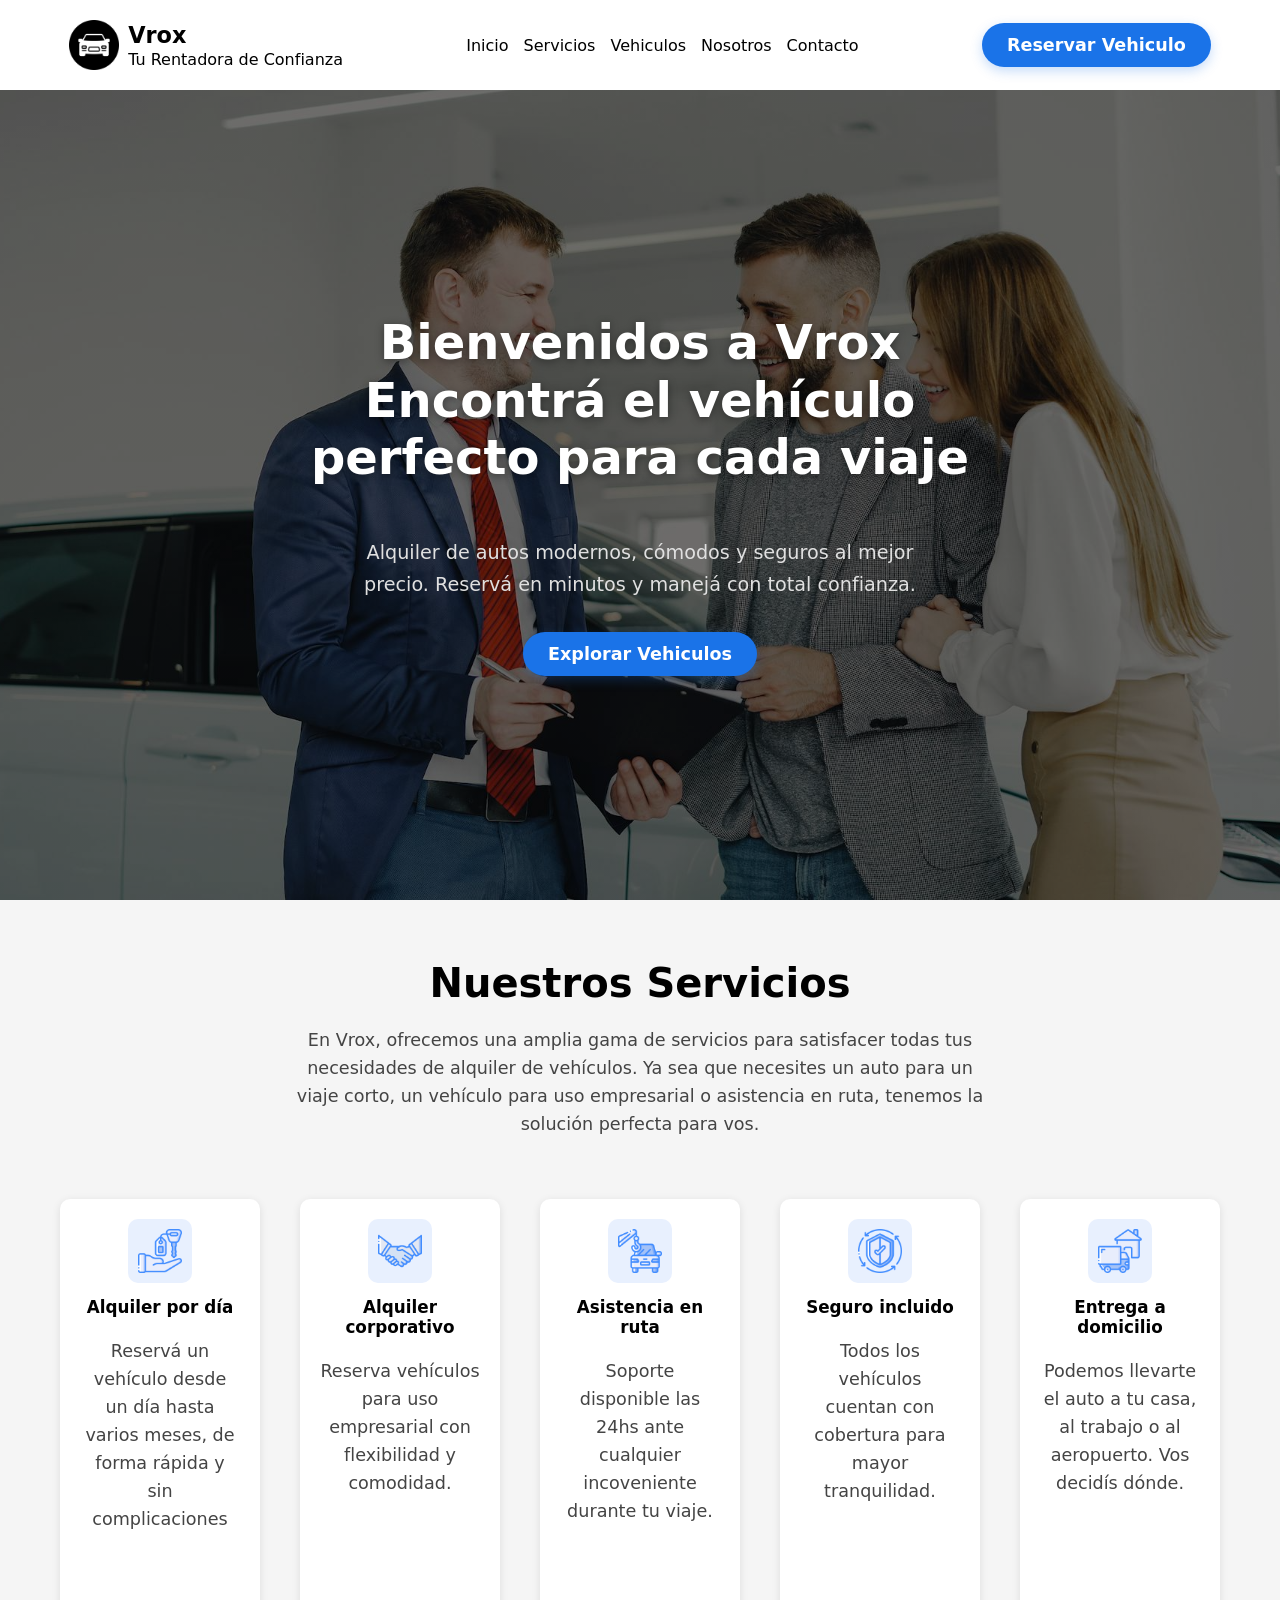
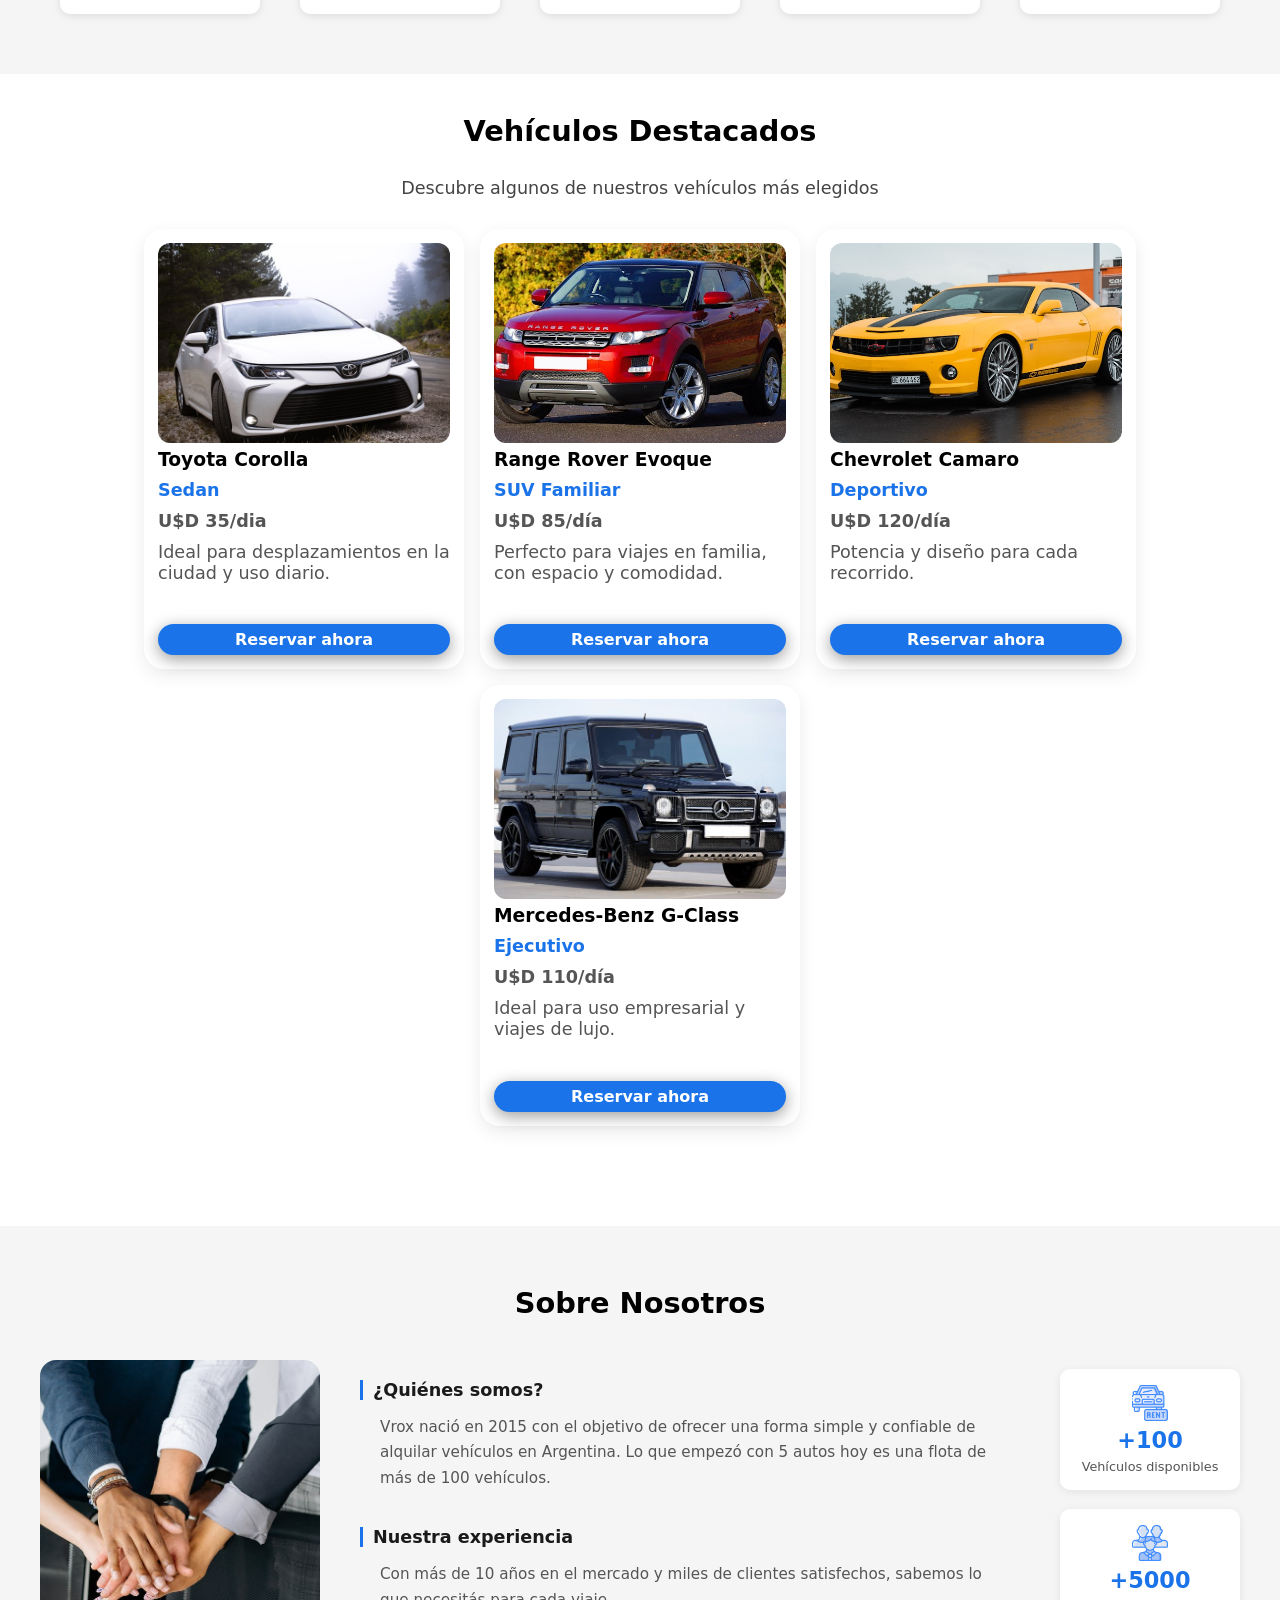
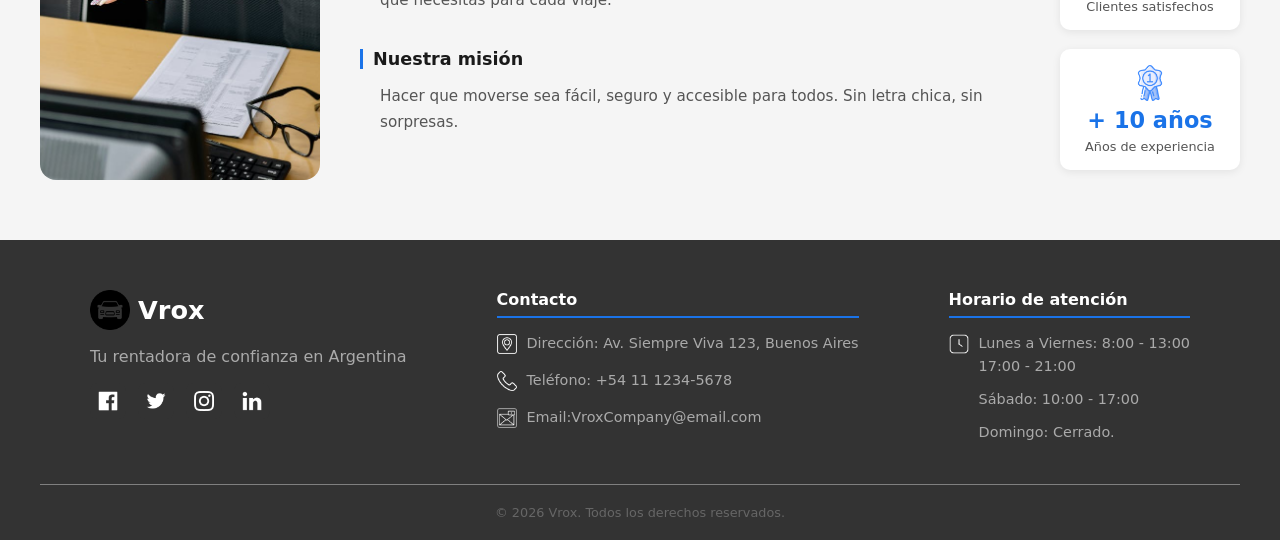
<file: Proyecto.alquiler.vehiculos/index.html>
<!doctype html>
<html lang="es">
  <head>
    <meta charset="UTF-8" />
    <meta name="viewport" content="width=device-width, initial-scale=1.0" />
    <title>Vrox</title>
    <link rel="stylesheet" href="es.css" />
      <link rel="shortcut icon" href="./public/coche.png" type="image/png">
  </head>
  <body>
    <header>

      <a href="#" class="logo">
        <img src="./public/coche.png" alt="Logo de Vrox" />
        <div class="logo-text">
          <h2 class="titulo">Vrox</h2>
          <p class="subtitulo">Tu Rentadora de Confianza</p>
        </div>
      </a>

      <nav>
        <a href="#hero" class="nav-link">Inicio</a>
        <a href="#nuestros-servicios" class="nav-link">Servicios</a>
        <a href="#nuestros-vehiculos" class="nav-link">Vehiculos</a>
        <a href="#nosotros" class="nav-link">Nosotros</a>
        <a href="#contacto" class="nav-link">Contacto</a>
      </nav>

      <a href="Reservas.html" class="boton-reserva">Reservar Vehiculo</a>
    </header>
<main>
  <section id="main-content">
  <section id="hero">
      <h1>Bienvenidos a Vrox <br>Encontrá el vehículo perfecto para cada viaje</h1>
      <p>Alquiler de autos modernos, cómodos y seguros al mejor precio. Reservá en minutos y manejá con total confianza.</p>
      <!--<button>Explorar Vehículos</button>-->
      <a href="#nuestros-vehiculos" class="boton-reserva">Explorar Vehiculos</a>
    </section>

    <section id="nuestros-servicios">
      <h2>Nuestros Servicios</h2>
      <p>En Vrox, ofrecemos una amplia gama de servicios para satisfacer todas tus necesidades de alquiler de vehículos. Ya sea que necesites un auto para un viaje corto, un vehículo para uso empresarial o asistencia en ruta, tenemos la solución perfecta para vos.</p>

      <div class="servicios-container">
        <div class="servicio">
          <img src="./public/icono.alquiler.png" alt="Servicio de Alquiler por día" class="servicio-icono"/>
          <h3>Alquiler por día</h3>
          <p>Reservá un vehículo desde un día hasta varios meses, de forma rápida y sin complicaciones</p>
        </div>
        <div class="servicio">
          <img src="./public/icono.corporativo.png" alt="Servicio de Alquiler corporativo" class="servicio-icono"/>
          <h3>Alquiler corporativo</h3>
          <p>Reserva vehículos para uso empresarial con flexibilidad y comodidad.</p>
        </div>
        <div class="servicio">
          <img src="./public/icono.ruta.png" alt="Servicio de Asistencia en ruta" class="servicio-icono"/>
          <h3>Asistencia en ruta</h3>
          <p>Soporte disponible las 24hs ante cualquier incoveniente durante tu viaje.</p>
        </div>
          <div class="servicio">
            <img src="./public/icono.seguro.png" alt="Servicio de Seguro incluido" class="servicio-icono"/>
            <h3>Seguro incluido</h3>
            <p>Todos los vehículos cuentan con cobertura para mayor tranquilidad.</p>
          </div>
          <div class="servicio">
            <img src="./public/icono.envio.domicilio.png" alt="Servicio de Entrega a domicilio" class="servicio-icono"/>
            <h3>Entrega a domicilio</h3>
            <p>Podemos llevarte el auto a tu casa, al trabajo o al aeropuerto. Vos decidís dónde.</p>
          </div>
      </div>


  </section>

  <section id="nuestros-vehiculos">
    <h2>Vehículos Destacados</h2>
    <p>Descubre algunos de nuestros vehículos más elegidos</p>

    <div class="vehiculos-container">
      <article class="vehiculo">
        <img src="./public/Toyota.Corolla.jpg" alt="Toyota Corolla" class="vehiculo-imagen"/>
        <h3>Toyota Corolla</h3>
        <p class="tipo">Sedan</p>
        <p class="precio">U$D 35/dia</p>
        <p>Ideal para desplazamientos en la ciudad y uso diario.</p>
        <a href="Reservas.html" class="boton-reserva">Reservar ahora</a>
      </article>
      <article class="vehiculo">
        <img src="./public/Suv.familiar.jpg" alt="SUV familiar" class="vehiculo-imagen"/>
        <h3>Range Rover Evoque</h3>
        <p class="tipo">SUV Familiar</p>
        <p class="precio">U$D 85/día</p>
        <p>Perfecto para viajes en familia, con espacio y comodidad.</p>
        <a href="Reservas.html" class="boton-reserva">Reservar ahora</a>
      </article>
      <article class="vehiculo">
        <img src="./public/Deportivo.jpg" alt="Auto deportivo" class="vehiculo-imagen"/>
        <h3>Chevrolet Camaro</h3>
        <p class="tipo">Deportivo</p>
        <p class="precio">U$D 120/día</p>
        <p>Potencia y diseño para cada recorrido.</p>
        <a href="Reservas.html" class="boton-reserva">Reservar ahora</a>
      </article>
      <article class="vehiculo">
        <img src="./public/Suv.premium.jpg" alt="Auto ejecutivo" class="vehiculo-imagen"/>
        <h3>Mercedes-Benz G-Class</h3>
        <p class="tipo">Ejecutivo</p>
        <p class="precio">U$D 110/día</p>
        <p>Ideal para uso empresarial y viajes de lujo.</p>
        <a href="Reservas.html" class="boton-reserva">Reservar ahora</a>
      </article>
    </div>
  </section>

  <section id="nosotros">
  <h2>Sobre Nosotros</h2>

  <div class="nosotros-container">

    <img src="./public/Sobre.nosotros.1.jpg" alt="Equipo de Vrox" class="nosotros-img"/>

    <div class="nosotros-texto">

      <h3>¿Quiénes somos?</h3>
      <p>Vrox nació en 2015 con el objetivo de ofrecer una forma simple y confiable de alquilar vehículos en Argentina. Lo que empezó con 5 autos hoy es una flota de más de 100 vehículos.</p>

      <h3>Nuestra experiencia</h3>
      <p>Con más de 10 años en el mercado y miles de clientes satisfechos, sabemos lo que necesitás para cada viaje.</p>

      <h3>Nuestra misión</h3>
      <p>Hacer que moverse sea fácil, seguro y accesible para todos. Sin letra chica, sin sorpresas.</p>
       </div>
      
      <div class="nosotros-stats">
      <div class="stat">
        <img src="./public/icono.coches.png" alt="Icono de vehículos" class="stat-icono"/>
      <h3>+100</h3>
      <p>Vehículos disponibles</p>
      </div>
  
      <div class="stat">
        <img src="./public/personas.png" alt="Icono de clientes" class="stat-icono"/>
      <h3>+5000</h3>
      <p>Clientes satisfechos</p>
      </div>

      <div class="stat">
        <img src="./public/medalla.png" alt="Icono de años" class="stat-icono"/>
        <h3>+ 10 años</h3>
        <p>Años de experiencia</p>
      </div>
      </div>
  </div>
</section>
</main>

<footer>
  <section id="contacto">
  <div class="footer-container">
    <div class="footer-col">
      <div class="footer-logo">
      <img src="./public/coche.png" alt="Logo de Vrox" class="footer-logo-img"/>
      <h3>Vrox</h3>
    </div>
    <p>Tu rentadora de confianza en Argentina</p>

    <div class="footer-redes">
      <a href="#"><img src="./public/facebook.png" alt="Facebook" /></a>
      <a href="#"><img src="./public/twitter.png" alt="Twitter" /></a>
      <a href="#"><img src="./public/instagram.png" alt="Instagram" /></a>
      <a href="#"><img src="./public/linkedin.png" alt="LinkedIn" /></a>
    </div>
  </div>

  <div class="footer-col">
   <h4>Contacto</h4>

   <div class="footer-items">
   <img src="./public/ubicacion.png" alt="Icono de ubicación"/>
    <p>Dirección: Av. Siempre Viva 123, Buenos Aires</p>
  </div>

    <div class="footer-items">
      <img src="./public/telefono.png" alt="Icono de teléfono"/>
    <p>Teléfono: +54 11 1234-5678</p>
  </div>

  <div class="footer-items">
    <img src="./public/correo.electronico.png" alt="Icono de email"/>
    <p>Email:VroxCompany@email.com</p>
  </div>
  </div>

  <div class="footer-col">
    <h4>Horario de atención</h4>
   
    <div class="footer-items">
      <img src="./public/hora.png" alt="Horarios"/>
      <div>
      <p>Lunes a Viernes: 8:00 - 13:00 <br>17:00 - 21:00</p>
      <p>Sábado: 10:00 - 17:00</p>
      <p>Domingo: Cerrado.</p>
      </div>
      </div>
    </div>

  </div>

    <div class="footer-bottom">
    <p>© 2026 Vrox. Todos los derechos reservados.</p>
    </div>
  </section>
</footer>

  </section>
  
  </body>
</html>
</file>
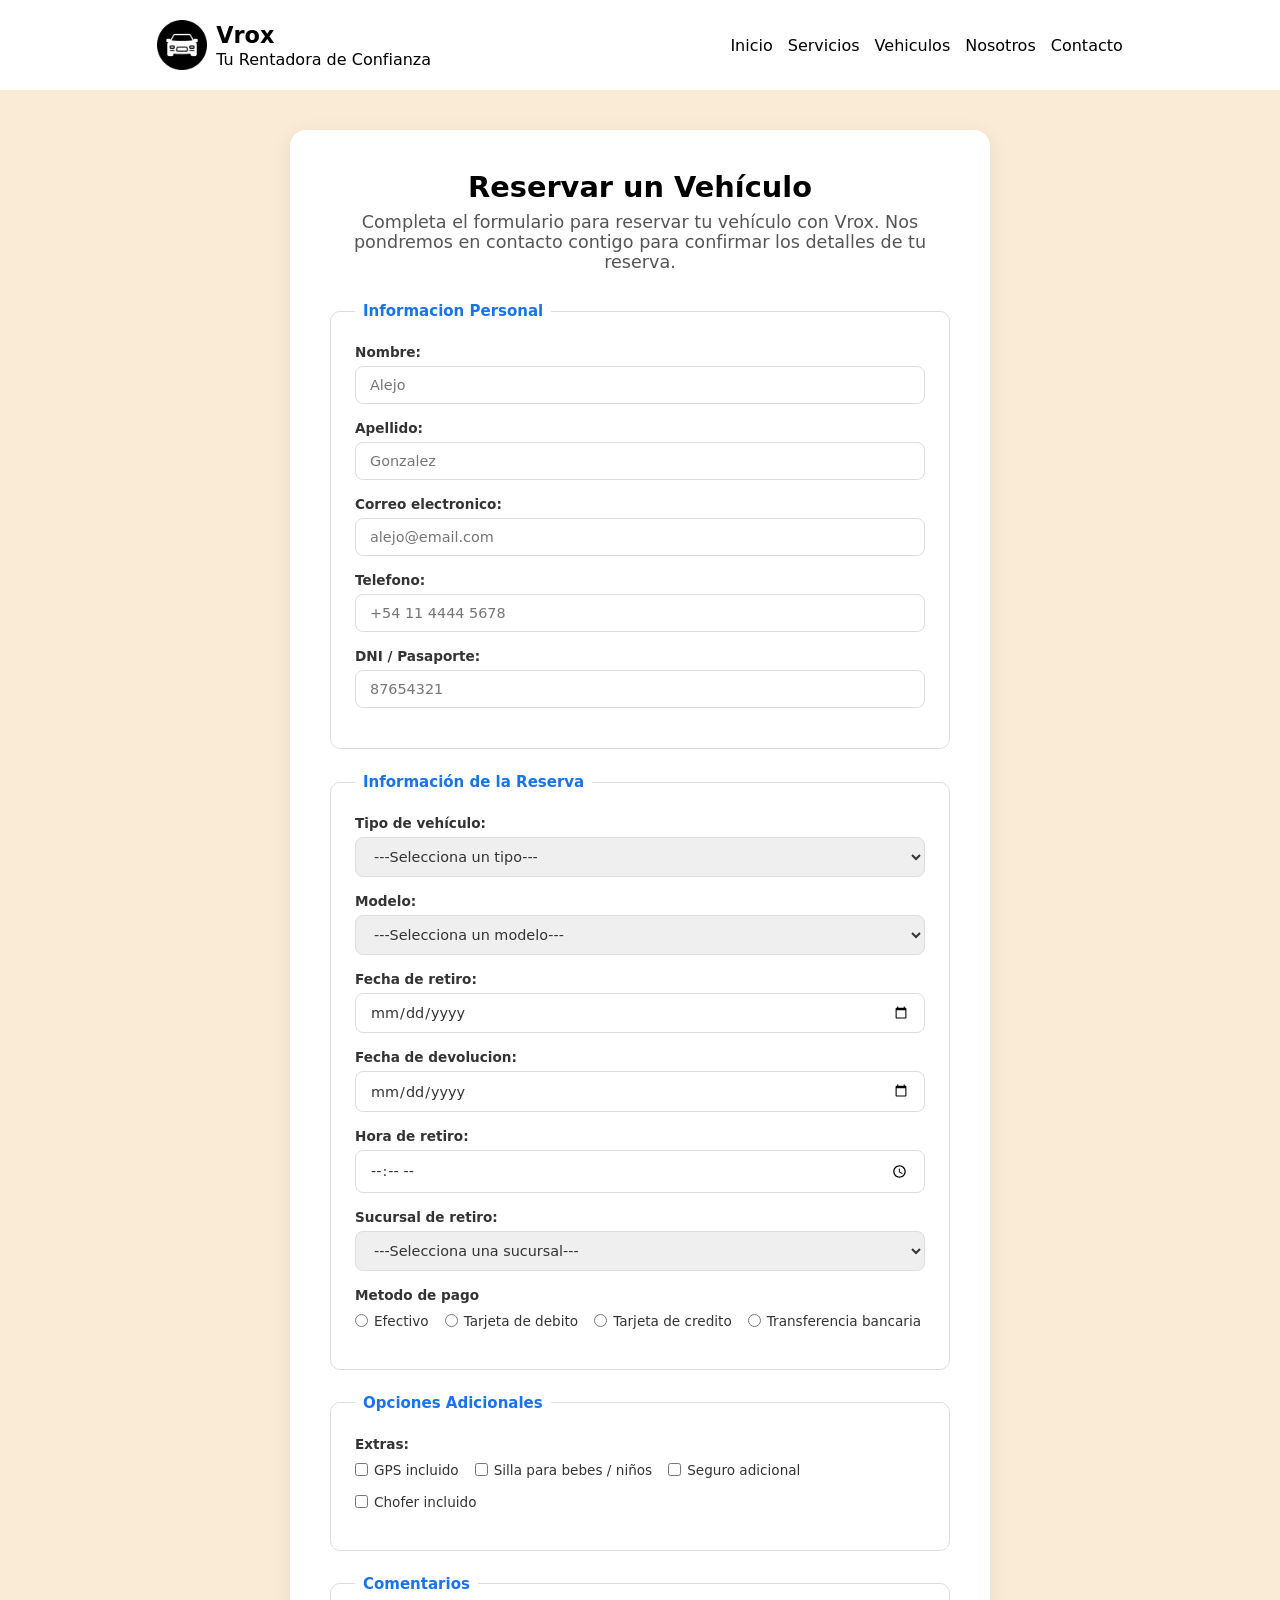
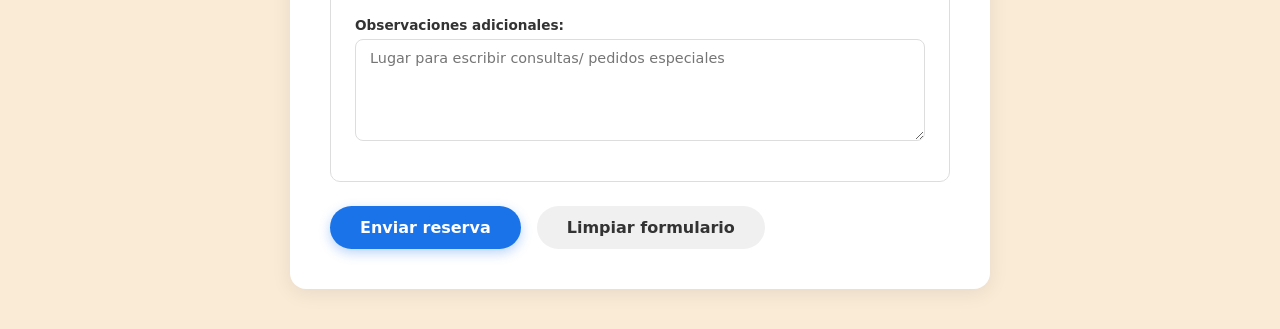
<file: Proyecto.alquiler.vehiculos/Reservas.html>
<!DOCTYPE html>
<html lang="es">
<head>
    <meta charset="UTF-8">
    <meta name="viewport" content="width=device-width, initial-scale=1.0">
    <title>Reservas - Vrox</title>
    <link rel="stylesheet" href="Reservas.css">
    <link rel="shortcut icon" href="./public/coche.png" type="image/png">
</head>
<body>

<header>

      <a href="index.html" class="logo">
        <img src="./public/coche.png" alt="Logo de Vrox" />
        <div class="logo-text">
          <h1 class="titulo">Vrox</h1>
          <p class="subtitulo">Tu Rentadora de Confianza</p>
        </div>
      </a>
        <nav>
            <a href="index.html">Inicio</a>
            <a href="index.html#nuestros-servicios">Servicios</a>
            <a href="index.html#nuestros-vehiculos">Vehiculos</a>
            <a href="index.html#nosotros">Nosotros</a>
            <a href="index.html#contacto">Contacto</a>
        </nav>
</header>

<main>
<div class="reserva-container">

    <h2>Reservar un Vehículo</h2>
    <p>Completa el formulario para reservar tu vehículo con Vrox. Nos pondremos en contacto contigo para confirmar los detalles de tu reserva.</p>
    
    <form action="#" method="post">

        
        <!-- seccion personal/ registro datos-->

        <fieldset>
            <legend>Informacion Personal</legend>

            <div class="form-grupo">
                <label for="nombre">Nombre:</label>
                <input type="text" id="nombre" name="nombre" placeholder="Alejo" required/>
            </div>

             <div class="form-grupo">
                <label for="apellido">Apellido:</label>
                <input type="text" id="apellido" name="apellido" placeholder="Gonzalez" required/>
            </div>

             <div class="form-grupo">
                <label for="email">Correo electronico:</label>
                <input type="email" id="email" name="email" placeholder="alejo@email.com" required/>
            </div>

             <div class="form-grupo">
                <label for="telefono">Telefono:</label>
                <input type="tel" id="telefono" name="telefono" placeholder="+54 11 4444 5678" required/>
            </div>

             <div class="form-grupo">
                <label for="dni">DNI / Pasaporte:</label>
                <input type="text" id="dni" name="dni" placeholder="87654321" required/>
            </div>
        </fieldset>


        <!-- infromacion de la reserva -->
        <fieldset>
        <legend >Información de la Reserva</legend>

        <div class="form-grupo">
            <label for="tipo-vehiculo">Tipo de vehículo:</label>
            <select id="tipo-vehiculo" name="tipo-vehiculo" required>
                <option value="">---Selecciona un tipo---</option>
                <option value="economico">Sedan</option>
                <option value="compacto">SUV</option>
                <option value="mediano">Deportivo</option>
                <option value="suv">Ejecutivo</option>
            </select>
        </div>

        <div class="form-grupo">
            <label for="modelo">Modelo:</label>
            <select id="modelo" name="modelo" required>
                <option value="">---Selecciona un modelo---</option>
                <option value="toyota-corolla">Toyota Corolla</option>
                <option value="range-rover-evoque">Range Rover Evoque</option>
                <option value="chevrolet-camaro">Chevrolet Camaro</option>
                <option value="mercedes-g-class">Mercedes-Benz G-Class</option>
            </select>
        </div>

          <div class="form-grupo">
            <label for="fecha-retiro">Fecha de retiro:</label>
            <input type="date" id="fecha-retiro" name="fecha-retiro" required/>
        </div>


        <div class="form-grupo">
            <label for="fecha-devolucion">Fecha de devolucion:</label>
            <input type="date" id="fecha-devolucion" name="fecha-devolucion" required/>
        </div>


        <div class="form-grupo">
            <label for="hora-retiro">Hora de retiro:</label>
            <input type="time" id="hora-retiro" name="hora-retiro" required/>
        </div>

        <div class="form-grupo">
            <label for="sucursal">Sucursal de retiro:</label>
            <select id="sucursal" name="sucursal" required>
                <option value="">---Selecciona una sucursal---</option>
                <option value="quilmes">Quilmes</option>
                <option value="flores">Flores</option>
                <option value="palermo">Palermo</option>
                <option value="caballito">Caballito</option>
            </select>
        </div>
        
        <!-- metodso de pago -->

    <div class="form-grupo">
        <label>Metodo de pago</label>
        <div class="radio-grupo">  
            <label>
                <input type="radio" name="pago" value="efectivo" required/>
                Efectivo
            </label>
            <label>
                <input type="radio" name="pago" value="debbito" />
                Tarjeta de debito
            </label>
            <label>
                <input type="radio" name="pago" value="credito" />
                Tarjeta de credito
            </label>
            <label>
                <input type="radio" name="pago" value="transferencia" />
                Transferencia bancaria
            </label>
        </div>
    </div>

        </fieldset>

        
        <!-- Opciones adiconales -->
         <fieldset>
            <legend>Opciones Adicionales</legend>

            <div class="form-grupo">
                <label>Extras:</label>
                <div class="checkbox-grupo">
                    <label>
                        <input type="checkbox" name="gps" value="si"/>
                        GPS incluido
                    </label>
                    <label>
                        <input type="checkbox" name="silla" value="si"/>
                        Silla para bebes / niños
                    </label>
                    <label>
                        <input type="checkbox" name="seguro" value="si"/>
                        Seguro adicional
                    </label>
                    <label>
                        <input type="checkbox" name="chofer" value="si"/>
                        Chofer incluido
                    </label>
                </div>
            </div>
         </fieldset>

         
        <!-- Comentarios -->
    
        <fieldset>
            <legend>Comentarios</legend>

            <div class="form-grupo">
                <label for="observaciones">Observaciones adicionales:</label>
                <textarea
                id="observaciones"
                name="observaciones"
                placeholder="Lugar para escribir consultas/ pedidos especiales"
                rows="5"
                ></textarea>
            </div>
        </fieldset>

        
        <!-- Botones-->
         <div class="form-botones">
            <button type="submit" class="btn-enviar">Enviar reserva</button>
            <button type="reset" class="btn-limpiar">Limpiar formulario</button>
        </div>

    </form>
</div>

</main>
</body>
</html>
</file>
<file: Proyecto.alquiler.vehiculos/es.css>
html{
    scroll-behavior: smooth;
    scroll-padding-top: 50px;
}

*{
    padding: 0;
    margin: 0;
    box-sizing: border-box;
    font-family: system-ui, -apple-system, BlinkMacSystemFont, 'Segoe UI', Roboto, Oxygen, Ubuntu, Cantarell, 'Open Sans', 'Helvetica Neue', sans-serif;
}

body {
    background-color: white;
    padding-top:90px;
}

header{
    background-color: white;
    display: flex;
    justify-content: space-around;
    align-items: center;
    flex-wrap: wrap;
    padding: 15px;
    gap: 15px;
    min-height: 90px;

    position:fixed;
    top: 0;
    left: 0;
    right: 0;
    z-index:100;
}

.logo{
    display: flex;
    align-items: center;
    gap: 4px;
    text-decoration: none;
}

.logo-text{
    display: flex;
    flex-direction: column;
    justify-content: center;
    gap: 2px;
}

.logo img{
    height: 50px;
    margin-right: 5px;

}


.logo .titulo{
    font-size: 1.4rem;
    color: black;
    margin: 0;
}

.subtitulo{
    margin: 0;
    font-size: 0.95rem;
    color: #ddd;
}
.texto-logo{
    display: flex;
    flex-direction: column;
}

.subtitulo{
    font-size: 1.0rem;
    color: black;
}

nav{
    display: flex;
    gap: 15px;
    flex-wrap: wrap;
    justify-content: center;
}

nav a{
    text-decoration: none;
    color:black;
}

nav a:hover{
    color: #ffd700;
}

.boton-reserva{
    background-color: #1a73e8;
    border: none;
    color: white;
    text-decoration: none;
    padding: 12px 25px;
    font-size: 1.1rem;
    font-weight: 700;
    border-radius: 999px;
    box-shadow: 0 4px 12px rgba(26, 115, 232, 0.25);
}

.boton-reserva:hover{
    background-color: #1558b0;
}



/*HERO SECTION */
#hero {
  /*crea un degradado entre colores*/
    background-image: linear-gradient(
        rgba(0, 0, 0, 0.55),
        rgba(0, 0, 0, 0.55)
    /*El degradado está antes de la url para que quede sobre la imagen*/
    ), url('./public/hero-banner.jpg');
    background-size: cover;  /*para cubrir todo el elemento*/
    background-position: center; /*para centrar la imagen*/
    background-repeat: no-repeat;/*para evitar que se repita*/


    display: flex;
    flex-direction: column;
    align-items: center;
    justify-content: center;
    text-align: center;
    min-height: 90vh;
    padding: 40px 20px;
    gap: 30px;
}

#hero h1 {
    font-size: 3rem;
    font-weight: 800;
    color: #ffffff;
    line-height: 1.2;
    max-width: 750px;
    text-shadow: 0 2px 8px rgba(0, 0, 0, 0.4);
}

#hero p {
    margin-top: 20px;
    font-size: 1.2rem;
    color: #e0e0e0;
    max-width: 560px;
    line-height: 1.7;
}

#hero boton-explorar {
    display: inline-block;
    text-decoration: none;
    margin-top:20px;
    background-color: #1a73e8;
    color: white;
    border: none;
    padding: 14px 36px;
    font-size: 1.1rem;
    font-weight: 700;
    border-radius: 999px;
    cursor: pointer;
    box-shadow: 0 4px 16px rgba(26, 115, 232, 0.4);
}

#hero button-explorar:hover {
    background-color: #1558b0;
}



#nuestros-servicios{
    padding:60px 20px;
    text-align: center;
    background-color: whitesmoke;
}

#nuestros-servicios h2{
    font-size: 2.5rem;
    margin-bottom: 10px;
}

#nuestros-servicios p{
    margin-left: auto;
    margin-top:20px;
    margin-bottom: 60px;
    margin-right: auto;
    max-width: 700px;
    line-height: 1.6;
    color: #444;
    font-size: 1.10rem;
}

#servicios{
    padding: 40px 20px;
    background-color: white;
}

#servicios h2{
    font-size: 1.8rem;
    margin-bottom: 30px;
}

.servicios-container{
    display:flex;
    flex-wrap: wrap;
    gap:40px;
    justify-content: center;
    align-items: stretch;
}

.servicio{
    background-color: white;
    border-radius:10px;
    padding:20px;
    width: 200px;
    box-shadow: 0 2px 8px rgba(0, 0, 0, 0.1);
    /* Hace que el movimiento y el cambio de sombra sean suaves en 180ms */
    transition: transform 180ms ease, box-shadow 180ms ease;
}

/* Aplica el mismo efecto cuando el cursor pasa por encima o cuando se toca la tarjeta */
.servicio:hover,
.servicio:active {
    transform: translateY(-9px);
    box-shadow: 0 10px 20px rgba(0, 0, 0, 0.15);
}

.servicio-icono{
    width:64px;
    height:64px;
    padding: 10px;
    background-color: #e8f0fe;
    border-radius:10px;
}


.servicio h3{
    font-size: 1.05rem;
    margin-top: 10px;
    margin-bottom: 8px;
}

.servicio p{
    font-size: 1rem;
    color: #444;
    line-height: 1.5;
}




#nuestros-vehiculos{
    margin: 60px auto;
    max-width: 100%;
    padding: 40px 40px;
    margin-top: 0;
}

#nuestros-vehiculos h2{
    font-size: 1.8rem;
    margin-bottom: 10px;
    text-align: center;
}

#nuestros-vehiculos p{
    margin-top: 10px;
    font-size: 1.1rem;
    line-height: 1.2;
}

#nuestros-vehiculos >p{
    margin-top: 30px;
     margin-bottom: 30px;
     text-align: center;
       color: #444;
}

.vehiculos-container{
    display: flex;
    flex-wrap: wrap;
    justify-content: center;
    gap: 16px;
    padding: 0px 16px;
}

.vehiculo{
    flex:1 1 300px;
    max-width: 320px;
    min-width: 200px;
    border-radius: 20px;
    padding: 14px;
    height: auto;
    box-shadow: 0 6px 18px rgba(0,0,0,0.08);
    transition: transform 180ms ease, box-shadow 180ms ease;
    text-align:left;
    background-color: white;
}


.vehiculo-imagen{
    width: 100%;
    height: 200px;
    object-fit: cover;
    border-radius: 12px;
    margin-bottom: 2px;
}

.vehiculo .tipo{
    font-weight: 600;
    color: #1a73e8;
    margin: 2px 0 1px;
}

.vehiculo .precio{
    color: #555;
    font-weight: 700;
    margin: 1px 0 3px;
}

.vehiculo p{
    color: #555;
    font-size: 0.95rem;
    line-height: 1.2;
    margin-top: 20px;
    margin-bottom: 20px;
}

.vehiculo .boton-reserva{
    display: inline-block;
    text-decoration: none;
    margin-top: 20px;
    background-color: #1a73e8;
    color: white;
    border: none;
    padding: 6px 12px;
    font-size: 1rem;
    font-weight: 600;
    border-radius: 600px;
    transition: all 0.8s ease;
    cursor: pointer;
    width: 100%;
    text-align: center;
    box-sizing: border-box;
    box-shadow: 0 4px 16px rgba(5, 5, 5, 0.4);
}

.vehiculo .boton-reserva:hover{
    transform: translateY(-3px);
    box-shadow: 0 10px 20px rgba(0,0,0,0.08);
}

#nosotros {
    padding: 60px 40px;
    background-color: whitesmoke;
}

#nosotros h2 {
    font-size: 1.8rem;
    text-align: center;
    margin-bottom: 40px;
}

.nosotros-container {
    display: flex;
    gap: 40px;
    align-items: stretch;
    max-width: 1200px;
    margin: 0 auto;
}

.nosotros-img {
    width: 280px;
    height: 420px;
    border-radius: 16px;
    object-fit: cover;
    flex-shrink: 0;
    margin: 0;
    padding: 0;
}

.nosotros-texto {
    display: flex;
    flex: 1;
    flex-direction: column;
    gap: 15px;
}

.nosotros-texto h3 {
    font-size: 1.1rem;
    color: #1a1a1a;
    padding-left: 10px;
    border-left: 3px solid #1a73e8;
    margin-top: 20px;
}

.nosotros-texto p {
    font-size: 0.95rem;
    color: #555;
    line-height: 1.7;
    margin-left: 20px;
}

.nosotros-stats {
    display: flex;
    flex-direction: column;
    justify-content: space-around;
    gap:0;
    flex-shrink: 0;
    width: 200px;
    margin-top: 0;
    padding-left: 20px;
}

.stat{
    background-color: white;
    border-radius: 10px;
    padding: 16px;
    text-align: center;
    box-shadow: 0 2px 8px rgba(0,0,0,0.08);
    display: flex;
    flex-direction: column;
    align-items: center;
    gap: 6px;
}

.stat-icono{
    width: 36px;
    height: 36px;
}

.stat h3{
    font-size: 1.4rem;
    color: #1a73e8;
    margin:0;
    border-left: none;/*no toma el estilo del h3 anterior*/
    padding-left: 0;
}

.stat p{
    font-size: 0.8rem;
    color: #555;
    margin:0;
}


footer{
    background-color: #333;
    color:white;
    padding: 50px 40px 20px;
}

.footer-container{
    display: flex;
    flex-wrap: wrap;
    gap:60px;
    max-width: 1100px;
    margin: 0 auto;
    justify-content: space-between;
}


.footer-col{
    display: flex;
    flex-direction: column;
    gap:14px;
    min-width: 200px;
}


.footer-logo{
    display: flex;
    align-items: center;
    gap:8px;
}

.footer-logo-img{
    width: 40px;
    height: 40px;
}

.footer-logo h3{
    font-size: 1.6rem;
    font-weight: 700;
    color:white;
    border-left: none; /*no toma el estilo del h3 de nosotros*/
    padding-left: 0;
}

.footer-col >p{
    font-size: 1rem;
    color: #aaa;
    line-height: 1.6;
}

/*Titulo de cada columna*/
.footer-col h4{
    font-size: 1rem;
    color:white;
    letter-spacing: normal;
    text-transform:none;
    border-bottom: 2px solid #1a73e8;
    padding-bottom: 7px;
}

/*cada item de icono*/
.footer-items{
    display: flex;
    gap:10px;
    align-items: flex-start;
}

.footer-items div{
    display: flex;
    flex-direction: column;
    gap: 10px;
}
.footer-items img{
    width: 20px;
    height: 20px;
    filter: invert(1); /*iconos en blanco*/
    flex-shrink: 0;
    margin-top: 2px;
}

.footer-items p{
    font-size: 0.9rem;
    color: #aaa;
    margin:0;
    line-height: 1.6;
}

.footer-redes{
    display: flex;
    gap:12px;
}

.footer-redes a{
    background-color: #333;
    border-radius: 8px;
    padding: 8px;
    display: flex;
    align-items: center;
    justify-content: center;
    transition: background-color 0.2s;
}

.footer-redes a:hover{
    background-color: #1a73e8;
}

.footer-redes img{
    width:20px;
    height:20px;
    filter: invert(1);
}

/*linea y copyritgh*/
.footer-bottom{
text-align: center;
margin-top: 40px;
padding-top: 20px;
border-top: 1px solid gray;
}

.footer-bottom p{
    font-size: 0.8rem;
    color: #666;
}

/*TABLET*/
@media (max-width: 900px) {
    .vehiculo {
         flex: 1 1 45%; max-width: 48%;
        }
    #hero h1 {
        font-size: 2rem;
     }
    .nosotros-container {
        flex-direction: column;
        align-items: stretch;
    }
    .nosotros-img {
        width: 100%; height: 260px;
    }
    .nosotros-stats {
        flex-direction: row;
        flex-wrap: wrap;
        justify-content: center;
        width: 100%;
        padding-left: 0;
        gap: 20px;
    }
    .stat {
        flex: 1 1 140px;
        min-width: 120px;
     }
}


/*CELULARES*/
@media (max-width: 560px) {
    html{
        scroll-padding-top: 240px;
    }
    body{
        padding-top: 240px;
    }

    header {
        flex-direction: column;
        align-items: flex-start;
         padding: 10px 15px;
         }
    .logo {
        gap: 2px;
     }
    nav {
         width: 100%;
         flex-direction: column;
         gap: 10px;
          align-items:stretch;
         }
    nav a {
        text-align: center;
         width: 100%;
         }
    .boton-reserva {
        width: 100%;
         text-align: center;
        }


    #hero {
         min-height: 70vh;
         padding: 30px 16px;
        }
    #hero h1 {
        font-size: 1.4rem;
    }


    .servicio {
        width: 100%;
     }


    .vehiculo {
        flex: 1 1 100%;
        max-width: 100%;
     }
    .vehiculo-imagen {
        height: 140px;
    }
    .vehiculo p {
         font-size: 0.95rem;
         line-height: 1.2;
         }
    .vehiculo .boton.reserva{
        width: 100%;
        padding: 10px;
    }


    .nosotros-container {
         flex-direction: column;
         align-items: stretch;
         }
    .nosotros-img {
         width: 100%;
          height: 220px;
        }
    .nosotros-stats {
        flex-direction: row;
        flex-wrap: wrap;
        width: 100%;
        justify-content: center;
        gap: 12px;
        padding-left: 0;
    }
    .stat {
         flex: 1 1 120px;
         min-width: 100px;
        }


    footer {
        padding: 30px 16px 20px;
     }

    .footer-container {
        flex-direction: column;
        gap: 24px;
    }
}

/*300PX*/
@media (max-width: 320px) {
     html{
        scroll-padding-top: 270px;
    }
    body{
        padding-top: 270px;
    }
    header {
        padding: 10px;
    }
    .logo img {
         height: 36px;
    }
    .logo .titulo {
        font-size: 1rem;
    }
    #hero h1 {
        font-size: 1.2rem;
    }
    #hero p {
        font-size: 0.9rem;
    }
    .vehiculo-imagen {
        height: 100px;
    }
    .servicio {
        padding: 14px;
     }
    .stat {
        flex: 1 1 80px;
        min-width: 80px;
    }
    body {
        font-size: 14px;
    }
}
</file>
<file: Proyecto.alquiler.vehiculos/Reservas.css>
html{
    scroll-behavior: smooth;
}
*{
    padding: 0;
    margin: 0;
    box-sizing: border-box;
    font-family: system-ui, -apple-system, BlinkMacSystemFont, 'Segoe UI', Roboto, Oxygen, Ubuntu, Cantarell, 'Open Sans', 'Helvetica Neue', sans-serif;
}

body {
    background-color: antiquewhite;
    padding-top:90px;
}

header{
    background-color: white;
    display: flex;
    justify-content: space-around;
    align-items: center;
    flex-wrap: wrap;
    padding: 15px;
    gap: 15px;
    min-height: 90px;

    position:fixed;
    top: 0;
    left: 0;
    right: 0;
    z-index:100;
}

.logo{
    display: flex;
    align-items: center;
    gap: 4px;
    text-decoration: none;
}

.logo-text{
    display: flex;
    flex-direction: column;
    justify-content: center;
    gap: 2px;
}

.logo img{
    height: 50px;
    margin-right: 5px;

}


.logo .titulo{
    font-size: 1.4rem;
    color: black;
    margin: 0;
}

.subtitulo{
    margin: 0;
    font-size: 0.95rem;
    color: #ddd;
}
.texto-logo{
    display: flex;
    flex-direction: column;
}

.subtitulo{
    font-size: 1.0rem;
    color: black;
}
.banderas{
 height: 27px;
 margin-bottom: 5px;
 margin-left: 5px;
}


nav{
    display: flex;
    gap: 15px;
    flex-wrap: wrap;
    justify-content: center;
}

nav a{
    text-decoration: none;
    color:black;
}

nav a:hover{
    color: #ffd700;
}

.boton-reserva{
    background-color: #1a73e8;
    border: none;
    color: white;
    text-decoration: none;
    padding: 12px 25px;
    font-size: 1.1rem;
    font-weight: 700;
    border-radius: 999px;
    box-shadow: 0 4px 12px rgba(26, 115, 232, 0.25);
   
}

.boton-reserva:hover{
    background-color: #1558b0;

}

main{
    padding:40px 20px;
}

.reserva-container{
    max-width: 700px;
    margin: 0 auto;
    background-color:white;
    border-radius: 16px;
    padding:40px;
    box-shadow: 0 4px 20px rgba(0, 0, 0, 0.08);
}

.reserva-container h2{
    font-size: 1.8rem;
    margin-bottom: 8px;
    text-align: center;
}

.reserva-container > p{
    font-size: 1.1rem;
    color: #555;
    margin-bottom: 30px;
    text-align: center;
}

fieldset{
    border:1px solid #ddd;
    border-radius: 10px;
    padding: 24px;
    margin-bottom: 24px;
}

legend{
font-size: 15px;
font-weight: 700;
color: #1a73e8;
padding: 0 8px;
}

/*cada campo*/
.form-grupo{
    display: flex;
    flex-direction: column;
    gap:6px;
    margin-bottom: 16px;
}

label{
    font-size: 0.85rem;
    font-weight: 600;
    color: #333;
}

input,
select,
textarea{
    padding: 10px 14px;
    border:1px solid #ddd;
    border-radius: 8px;
    font-size: 0.9rem;
    color: #333;
    outline: none;
}

input:focus,
select:focus,
textarea:focus{
    border-color: #1a73e8;
    box-shadow: 0 0 0 2px rgba(26, 115, 232, 0.2);
}

.radio-grupo{
    display: flex;
    flex-wrap: wrap;
    gap: 16px;
    margin-top:4px;
}

.radio-grupo label{
    display: flex;
    align-items: center;
    gap: 6px;
    font-weight:400;
    cursor: pointer;
}

/*Checkboxes*/

.checkbox-grupo{
    display: flex;
    flex-wrap: wrap;
    gap: 16px;
    margin-top:4px;
}

.checkbox-grupo label{
    display: flex;
    align-items: center;
    gap: 6px;
    font-weight:400;
    cursor: pointer;
}

/*Botones*/
.form-botones{
    display: flex;
    gap: 16px;
    margin-top: 10px;
    flex-wrap: wrap;
}

.form-botones button{
    padding: 12px 30px;
    border: none;
    border-radius: 999px;
    font-size: 1rem;
    font-weight: 700;
    cursor: pointer;
}

/*boton para enviar*/
.btn-enviar{
    background-color: #1a73e8;
    color: white;
    box-shadow: 0 4px 12px rgba(26, 115, 232, 0.3);
}

.btn-enviar:hover{
    background-color: #1558b0;
}

.btn-limpiar{
    background-color: #f0f0f0;
    color: #333;
}

.btn-limpiar:hover{
    background-color: #ddd;
}

@media (max-width: 768px) {
    .reserva-container {
        padding: 24px 16px;
    }
}

@media (max-width: 560px) {
    body{
        padding-top: 280px;
    }

    header{
        flex-direction: column;
        align-items: flex-start;
    }
    nav{
        width:100%;
        flex-direction: column;
        gap:10px;
    }

    nav a{
        text-align: center;
        width:100%;
    }

    .boton-reserva{
        width: 100%;
        text-align: center;
    }

    .form-botones{
        flex-direction:column;
    }

    .form-botones button{
        width: 100%;
    }
}

@media (max-width: 300px) {
    .logo img{
        height: 36px;
    }

    .logo .titulo{
        font-size: 1.1rem;
    }

    fieldset{
        padding: 14px;
    }

    .reserva-container {
        padding: 16px 10px;
    }
}
</file>
